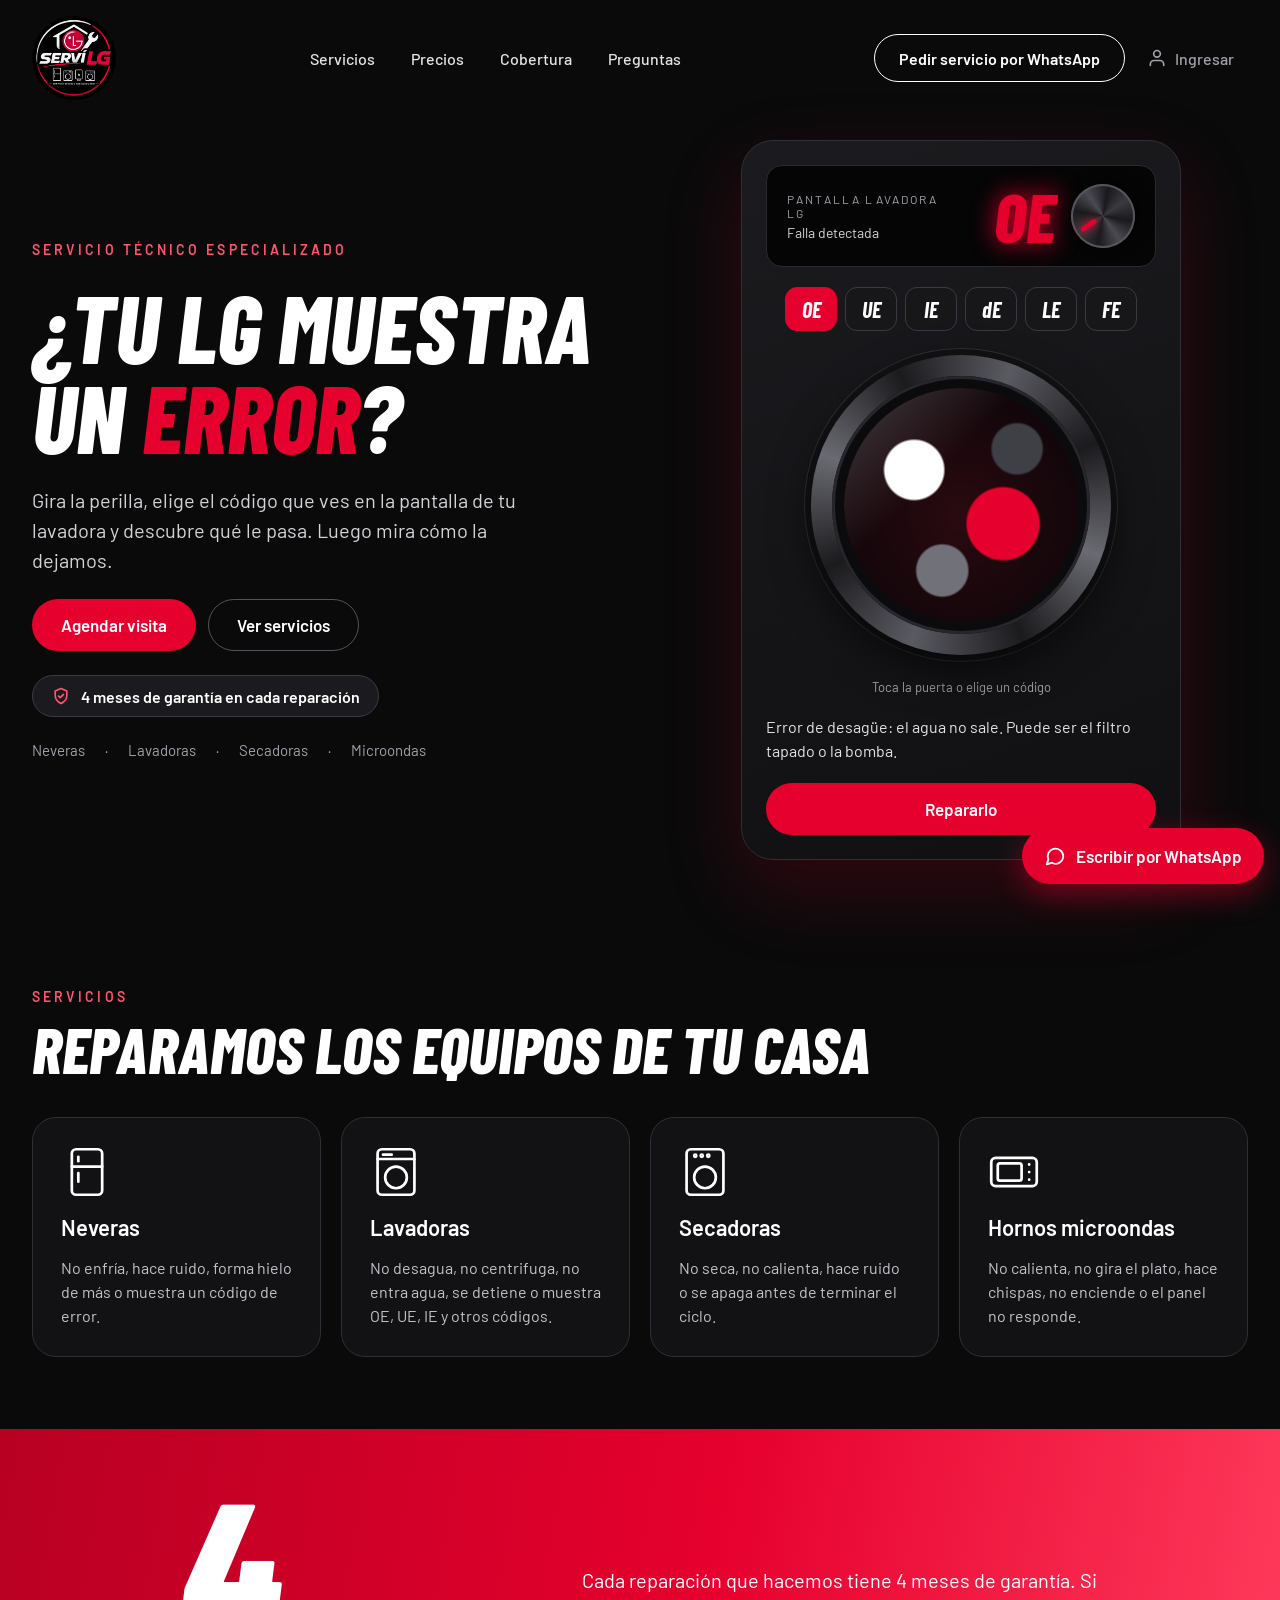
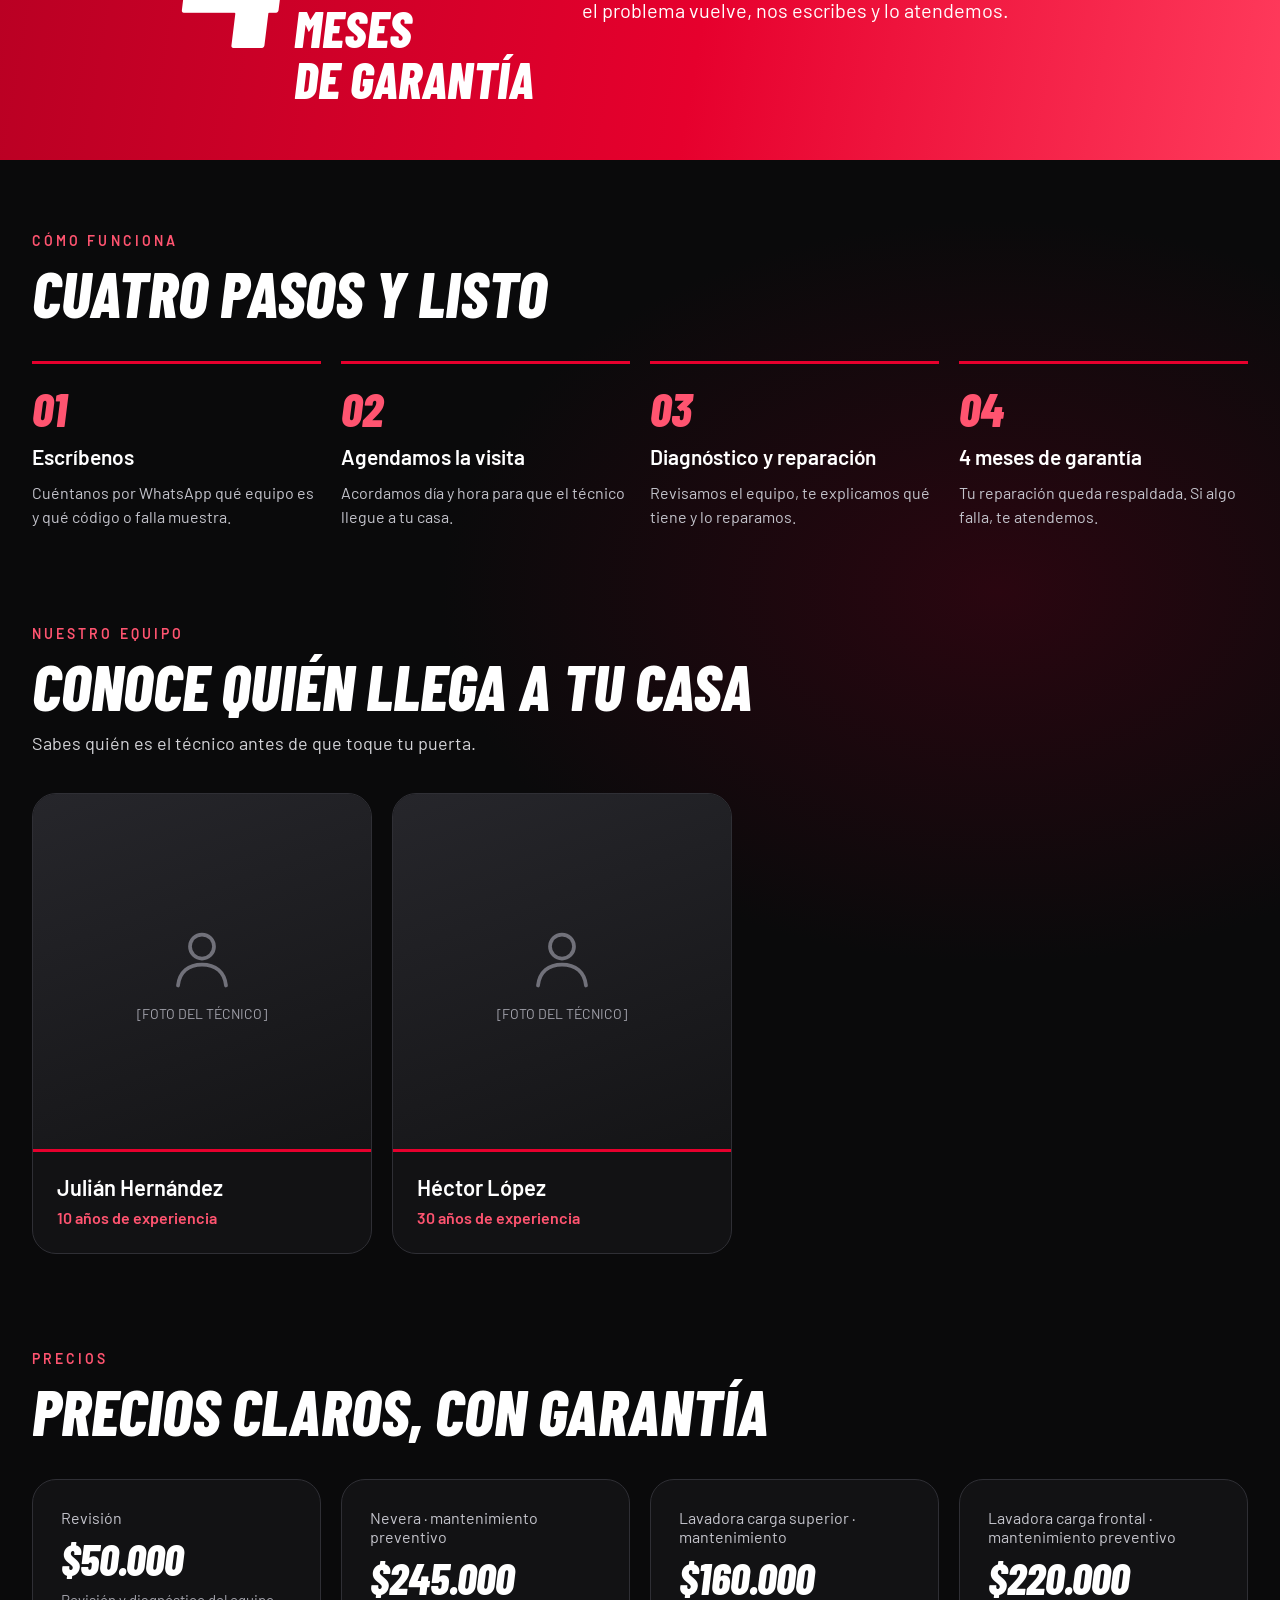
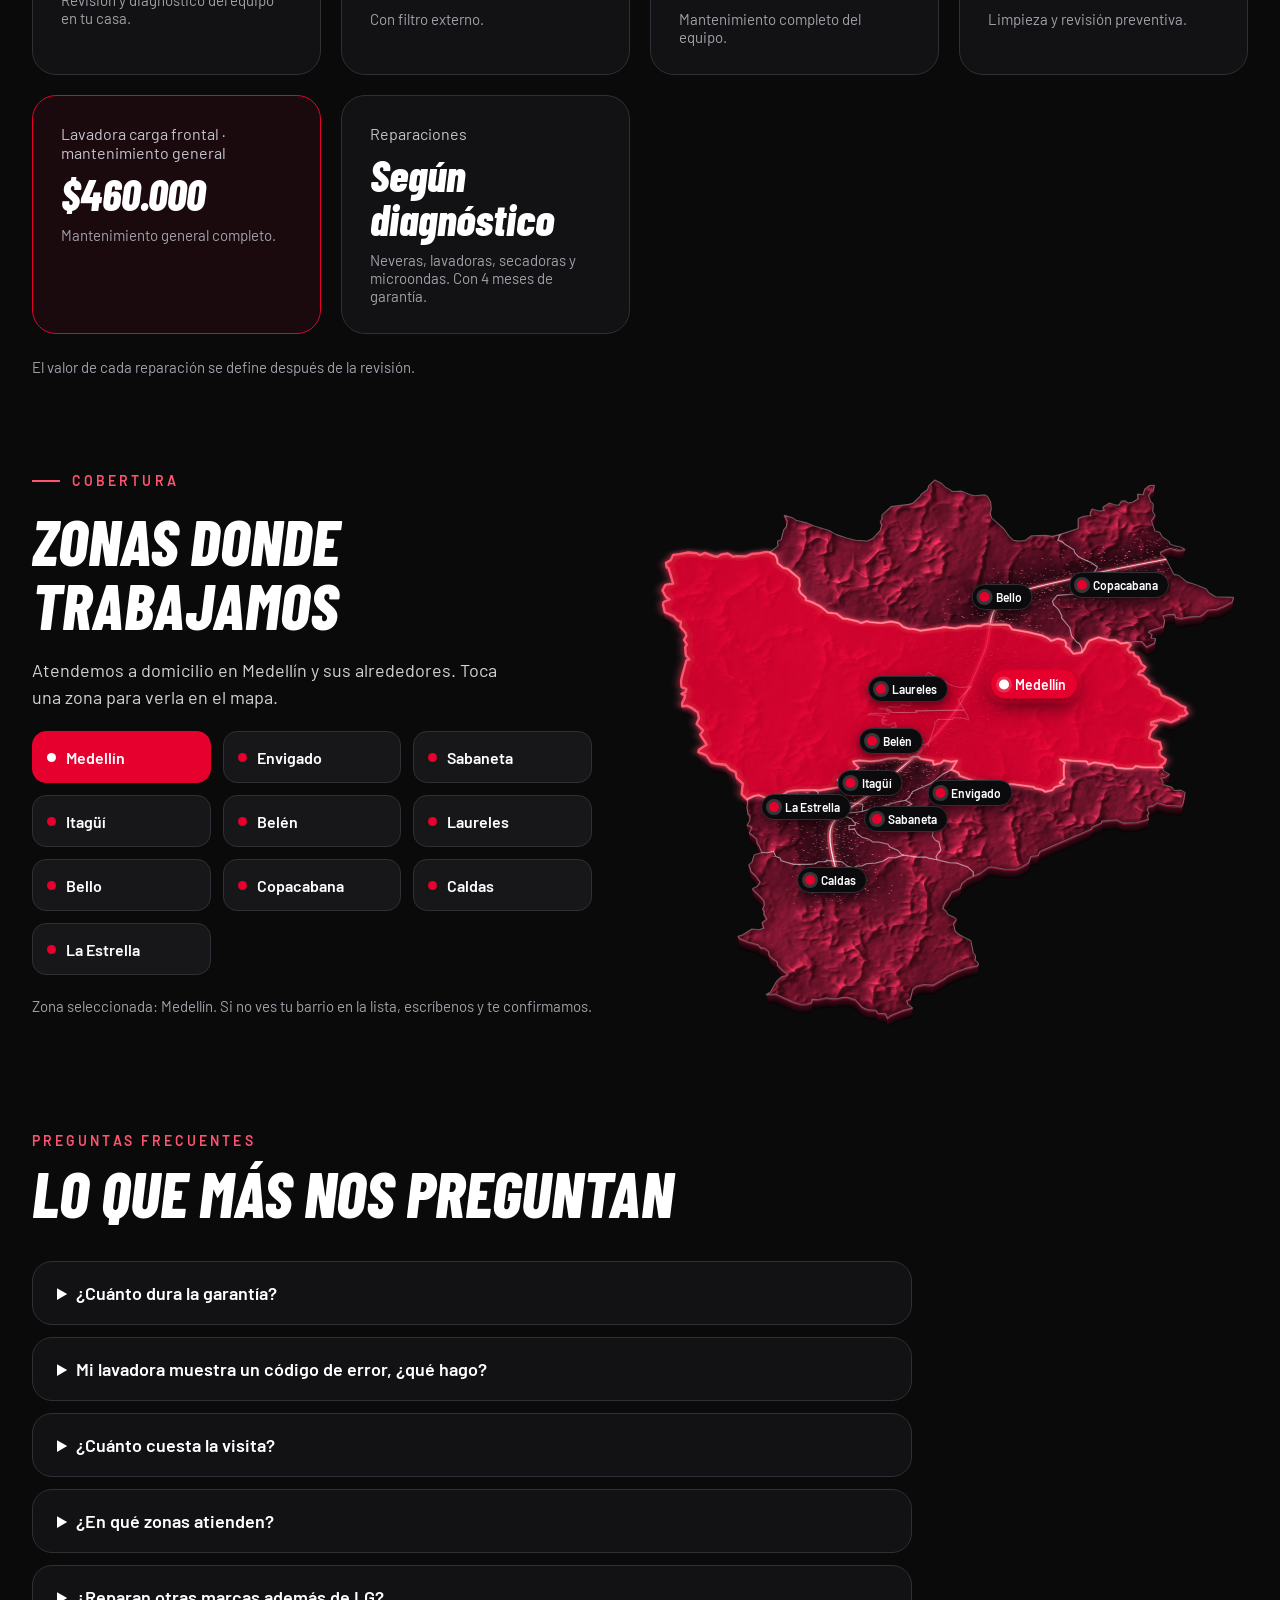
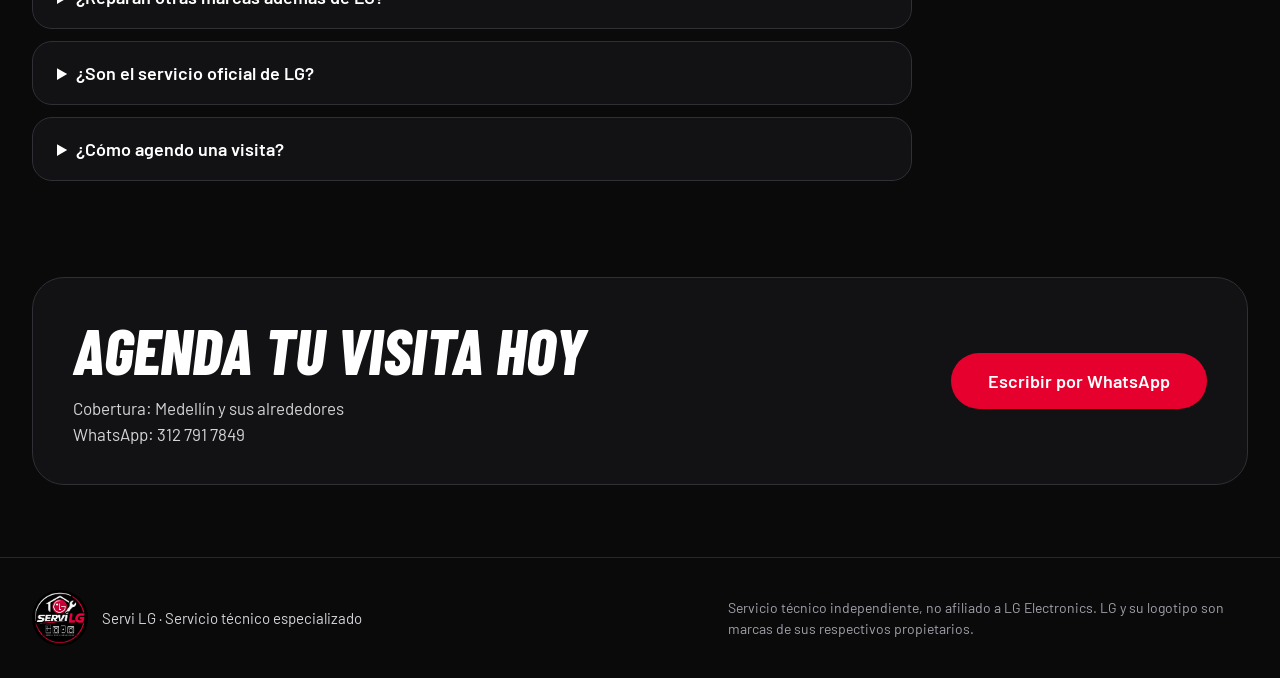
<file: index.html>
<!doctype html>
<html lang="es">
<head>
<meta charset="utf-8">
<meta name="viewport" content="width=device-width, initial-scale=1">
<title>Servi LG · Servicio técnico especializado</title>
<meta name="description" content="Servicio técnico especializado a domicilio en Medellín y el Valle de Aburrá: neveras, lavadoras, secadoras y hornos microondas. 4 meses de garantía.">
<meta name="theme-color" content="#0a0a0b">
<meta property="og:title" content="Servi LG · Servicio técnico especializado">
<meta property="og:description" content="Reparación y mantenimiento a domicilio de neveras, lavadoras, secadoras y microondas. 4 meses de garantía.">
<meta property="og:image" content="assets/logo.jpg">
<link rel="icon" href="assets/logo.jpg">
<link rel="preconnect" href="https://fonts.googleapis.com">
<link rel="preconnect" href="https://fonts.gstatic.com" crossorigin>
<link href="https://fonts.googleapis.com/css2?family=Barlow+Condensed:ital,wght@1,700;1,800&family=Barlow:wght@400;500;600&display=swap" rel="stylesheet">
<link rel="stylesheet" href="styles.css?v=1795147560">
</head>
<body>
<div class="page">

  <header class="wrap topbar">
    <a class="logo-link" href="./" aria-label="Servi LG, ir al inicio"><img class="logo" src="assets/logo.jpg" alt="Servi LG, servicio técnico especializado" width="84" height="84"></a>
    <nav class="nav" aria-label="Principal">
      <a href="#servicios">Servicios</a>
      <a href="#precios">Precios</a>
      <a href="#cobertura">Cobertura</a>
      <a href="#preguntas">Preguntas</a>
    </nav>
    <div class="top-actions">
      <a class="btn btn-outline btn-sm wa-top" data-wa href="#contacto"><span><span class="long">Pedir servicio por </span>WhatsApp</span></a>
      <a class="login-link" href="admin/" aria-label="Ingresar al panel administrativo">
        <svg viewBox="0 0 24 24" width="20" height="20" aria-hidden="true"><path fill="none" stroke="currentColor" stroke-width="2" stroke-linecap="round" stroke-linejoin="round" d="M20 21v-1.5A4.5 4.5 0 0 0 15.5 15h-7A4.5 4.5 0 0 0 4 19.5V21M12 11a4 4 0 1 0 0-8 4 4 0 0 0 0 8z"/></svg>
        <span>Ingresar</span>
      </a>
    </div>
  </header>

  <main>
    <!-- Banner -->
    <section class="wrap hero">
      <div class="hero-copy">
        <div class="eyebrow">Servicio técnico especializado</div>
        <h1>¿Tu LG muestra<br>un <span>error</span>?</h1>
        <p>Gira la perilla, elige el código que ves en la pantalla de tu lavadora y descubre qué le pasa. Luego mira cómo la dejamos.</p>
        <div class="row">
          <a class="btn btn-primary" data-wa href="#contacto">Agendar visita</a>
          <a class="btn btn-ghost" href="#servicios">Ver servicios</a>
        </div>
        <div class="badge">
          <svg width="20" height="20" viewBox="0 0 24 24" fill="none" stroke="#ff5470" stroke-width="2" stroke-linecap="round" stroke-linejoin="round" aria-hidden="true"><path d="M12 3l7 3v5c0 5-3 8-7 10-4-2-7-5-7-10V6l7-3z"/><path d="M9 12l2 2 4-4"/></svg>
          <span>4 meses de garantía en cada reparación</span>
        </div>
        <div class="devices">
          <span>Neveras</span><span aria-hidden="true">·</span><span>Lavadoras</span><span aria-hidden="true">·</span><span>Secadoras</span><span aria-hidden="true">·</span><span>Microondas</span>
        </div>
      </div>

      <div class="washer-col">
        <div class="washer" id="washer">
          <div class="lcd">
            <div class="lcd-info">
              <span class="lcd-label">PANTALLA LAVADORA LG</span>
              <span class="lcd-status" id="status">Falla detectada</span>
            </div>
            <div class="lcd-code" id="code">OE</div>
            <button type="button" class="knob" id="knob" aria-label="Girar la perilla al siguiente código"><span></span></button>
          </div>
          <div class="codes" id="codes"></div>
          <button type="button" class="door" id="door" aria-label="Puerta de la lavadora: cambiar al siguiente código">
            <span class="door-ring"></span>
            <span class="door-glass"><span class="drum"></span><span class="glare"></span></span>
          </button>
          <span class="hint">Toca la puerta o elige un código</span>
          <p class="meaning" id="meaning"></p>
          <button type="button" class="btn btn-primary" id="fix">Repararlo</button>
        </div>
      </div>
    </section>

    <!-- Servicios -->
    <section class="wrap section" id="servicios">
      <div class="section-head">
        <div class="eyebrow">Servicios</div>
        <h2 class="title">Reparamos los equipos de tu casa</h2>
      </div>
      <div class="grid">
        <div class="card">
          <svg viewBox="0 0 48 48" fill="none" stroke="#fff" stroke-width="2.5" stroke-linecap="round" stroke-linejoin="round" aria-hidden="true"><rect x="10" y="3" width="28" height="42" rx="4"/><line x1="10" y1="19" x2="38" y2="19"/><line x1="16" y1="10" x2="16" y2="14"/><line x1="16" y1="25" x2="16" y2="33"/></svg>
          <h3>Neveras</h3>
          <p>No enfría, hace ruido, forma hielo de más o muestra un código de error.</p>
        </div>
        <div class="card">
          <svg viewBox="0 0 48 48" fill="none" stroke="#fff" stroke-width="2.5" stroke-linecap="round" stroke-linejoin="round" aria-hidden="true"><rect x="7" y="3" width="34" height="42" rx="4"/><line x1="7" y1="12" x2="41" y2="12"/><circle cx="24" cy="29" r="10"/><line x1="12" y1="8" x2="20" y2="8"/></svg>
          <h3>Lavadoras</h3>
          <p>No desagua, no centrifuga, no entra agua, se detiene o muestra OE, UE, IE y otros códigos.</p>
        </div>
        <div class="card">
          <svg viewBox="0 0 48 48" fill="none" stroke="#fff" stroke-width="2.5" stroke-linecap="round" stroke-linejoin="round" aria-hidden="true"><rect x="7" y="3" width="34" height="42" rx="4"/><circle cx="15" cy="9" r="1"/><circle cx="21" cy="9" r="1"/><circle cx="27" cy="9" r="1"/><circle cx="24" cy="29" r="10"/></svg>
          <h3>Secadoras</h3>
          <p>No seca, no calienta, hace ruido o se apaga antes de terminar el ciclo.</p>
        </div>
        <div class="card">
          <svg viewBox="0 0 48 48" fill="none" stroke="#fff" stroke-width="2.5" stroke-linecap="round" stroke-linejoin="round" aria-hidden="true"><rect x="3" y="11" width="42" height="26" rx="4"/><rect x="9" y="16" width="22" height="16" rx="2"/><line x1="38" y1="17" x2="38" y2="17.1"/><line x1="38" y1="24" x2="38" y2="24.1"/><line x1="38" y1="31" x2="38" y2="31.1"/></svg>
          <h3>Hornos microondas</h3>
          <p>No calienta, no gira el plato, hace chispas, no enciende o el panel no responde.</p>
        </div>
      </div>
    </section>

    <!-- Garantía -->
    <section class="warranty" id="garantia">
      <div class="warranty-in">
        <div class="big">
          <span class="num">4</span>
          <span class="label">meses<br>de garantía</span>
        </div>
        <p>Cada reparación que hacemos tiene 4 meses de garantía. Si el problema vuelve, nos escribes y lo atendemos.</p>
      </div>
    </section>

    <!-- Cómo funciona -->
    <section class="wrap section">
      <div class="section-head">
        <div class="eyebrow">Cómo funciona</div>
        <h2 class="title">Cuatro pasos y listo</h2>
      </div>
      <div class="grid">
        <div class="step"><span class="n">01</span><h3>Escríbenos</h3><p>Cuéntanos por WhatsApp qué equipo es y qué código o falla muestra.</p></div>
        <div class="step"><span class="n">02</span><h3>Agendamos la visita</h3><p>Acordamos día y hora para que el técnico llegue a tu casa.</p></div>
        <div class="step"><span class="n">03</span><h3>Diagnóstico y reparación</h3><p>Revisamos el equipo, te explicamos qué tiene y lo reparamos.</p></div>
        <div class="step"><span class="n">04</span><h3>4 meses de garantía</h3><p>Tu reparación queda respaldada. Si algo falla, te atendemos.</p></div>
      </div>
    </section>

    <!-- Equipo -->
    <section class="wrap section tight" id="equipo">
      <div class="section-head">
        <div class="eyebrow">Nuestro equipo</div>
        <h2 class="title">Conoce quién llega a tu casa</h2>
        <p class="lead">Sabes quién es el técnico antes de que toque tu puerta.</p>
      </div>
      <div class="grid team">
        <article class="tech">
          <!-- Para poner la foto: cambia este bloque por <img src="assets/julian.jpg" alt="Julián Hernández, técnico"> -->
          <div class="tech-photo">
            <svg viewBox="0 0 48 48" fill="none" stroke="#71717a" stroke-width="2.5" stroke-linecap="round" stroke-linejoin="round" aria-hidden="true"><circle cx="24" cy="17" r="8"/><path d="M8 43c1-9 7-14 16-14s15 5 16 14"/></svg>
            <span>[FOTO DEL TÉCNICO]</span>
          </div>
          <div class="tech-info"><h3>Julián Hernández</h3><span>10 años de experiencia</span></div>
        </article>
        <article class="tech">
          <!-- Para poner la foto: cambia este bloque por <img src="assets/hector.jpg" alt="Héctor López, técnico"> -->
          <div class="tech-photo">
            <svg viewBox="0 0 48 48" fill="none" stroke="#71717a" stroke-width="2.5" stroke-linecap="round" stroke-linejoin="round" aria-hidden="true"><circle cx="24" cy="17" r="8"/><path d="M8 43c1-9 7-14 16-14s15 5 16 14"/></svg>
            <span>[FOTO DEL TÉCNICO]</span>
          </div>
          <div class="tech-info"><h3>Héctor López</h3><span>30 años de experiencia</span></div>
        </article>
      </div>
    </section>

    <!-- Precios -->
    <section class="wrap section tight" id="precios">
      <div class="section-head">
        <div class="eyebrow">Precios</div>
        <h2 class="title">Precios claros, con garantía</h2>
      </div>
      <div class="grid">
        <div class="price-card"><span class="name">Revisión</span><span class="price">$50.000</span><span class="note">Revisión y diagnóstico del equipo en tu casa.</span></div>
        <div class="price-card"><span class="name">Nevera · mantenimiento preventivo</span><span class="price">$245.000</span><span class="note">Con filtro externo.</span></div>
        <div class="price-card"><span class="name">Lavadora carga superior · mantenimiento</span><span class="price">$160.000</span><span class="note">Mantenimiento completo del equipo.</span></div>
        <div class="price-card"><span class="name">Lavadora carga frontal · mantenimiento preventivo</span><span class="price">$220.000</span><span class="note">Limpieza y revisión preventiva.</span></div>
        <div class="price-card hot"><span class="name">Lavadora carga frontal · mantenimiento general</span><span class="price">$460.000</span><span class="note">Mantenimiento general completo.</span></div>
        <div class="price-card"><span class="name">Reparaciones</span><span class="price">Según diagnóstico</span><span class="note">Neveras, lavadoras, secadoras y microondas. Con 4 meses de garantía.</span></div>
      </div>
      <p class="fineprint">El valor de cada reparación se define después de la revisión.</p>
    </section>

    <!-- Cobertura -->
    <section class="wrap section tight" id="cobertura">
      <div class="coverage">
        <div class="coverage-left">
          <div class="eyebrow"><span class="bar"></span>Cobertura</div>
          <h2 class="title">Zonas donde trabajamos</h2>
          <p class="lead">Atendemos a domicilio en Medellín y sus alrededores. Toca una zona para verla en el mapa.</p>
          <div class="zgrid" id="zones"></div>
          <p class="zone-note" id="zone-note"></p>
        </div>
        <div class="map-col">
          <div class="map" id="map">
            <svg viewBox="0 0 1000 940" role="img" aria-label="Mapa en relieve del Valle de Aburrá con las zonas de cobertura">
              <defs>
            <filter id="glow" x="-10%" y="-10%" width="120%" height="120%">
              <feGaussianBlur stdDeviation="7" result="b"/>
              <feMerge><feMergeNode in="b"/><feMergeNode in="SourceGraphic"/></feMerge>
            </filter>
            <path id="d-medellin" vector-effect="non-scaling-stroke" d="M203 244L197 242L187 246L173 248L163 256L148 255L142 257L133 247L122 250L116 257L109 255L95 245L87 252L81 246L67 244L53 249L42 251L38 267L30 275L31 289L34 290L42 338L29 342L24 359L30 378L36 386L26 394L25 402L28 425L43 437L48 448L55 454L54 469L63 488L64 497L60 509L65 523L62 531L63 555L69 568L64 571L57 617L55 634L56 652L64 657L63 666L56 672L62 676L61 685L57 700L57 710L65 708L73 715L83 728L85 747L81 763L92 783L87 796L98 826L85 842L84 849L97 858L105 879L111 883L129 887L137 901L146 909L148 927L158 944L156 976L165 992L176 982L185 979L199 989L223 980L232 969L244 965L256 964L278 964L285 965L319 955L325 950L316 933L324 922L334 914L343 911L351 896L344 884L342 877L352 874L371 877L387 874L400 868L415 866L421 870L436 869L442 862L450 863L455 869L475 875L476 887L488 882L493 874L506 878L515 875L506 902L517 911L520 921L545 937L558 939L562 943L576 950L585 948L598 951L604 945L642 954L646 959L657 963L662 969L674 964L678 955L693 946L686 942L694 928L693 919L693 891L695 881L687 871L707 875L731 877L734 886L744 880L767 887L774 887L780 896L795 899L808 899L813 891L826 895L857 895L854 890L861 881L863 871L853 858L852 845L856 839L853 819L842 813L835 806L838 786L848 768L838 766L839 758L855 750L872 758L885 747L885 741L894 738L899 732L895 722L896 713L887 707L874 690L856 677L851 658L834 643L836 635L825 617L817 614L820 604L825 602L829 591L823 583L817 561L811 557L809 547L802 546L799 537L805 524L798 517L788 520L779 510L769 510L751 501L736 511L732 519L728 535L723 547L709 551L702 536L696 528L697 520L694 510L683 505L672 512L666 503L656 495L635 486L607 477L602 465L595 462L574 463L567 460L559 462L554 467L533 466L513 474L493 470L486 473L454 481L444 476L434 475L425 469L418 458L405 453L389 458L370 455L365 452L355 458L350 453L332 445L325 444L314 429L300 426L287 407L274 395L263 388L263 381L254 366L251 354L253 345L252 323L233 294L225 290L216 276L215 263L212 252Z"/>
            <path id="d-bello" vector-effect="non-scaling-stroke" d="M687 189L674 195L663 192L639 193L628 208L618 209L609 207L602 195L593 172L573 140L570 124L572 112L571 90L566 74L561 69L545 72L536 68L523 58L508 59L495 45L489 34L478 24L468 41L466 53L455 68L453 75L441 95L434 98L405 105L390 130L390 143L387 150L390 159L387 177L375 201L366 209L346 207L331 200L313 189L302 177L276 163L266 155L247 146L241 139L227 131L232 147L231 164L226 176L222 205L216 209L217 223L203 244L212 252L215 263L216 276L225 290L233 294L252 323L253 345L251 354L254 366L263 381L263 388L274 395L287 407L300 426L314 429L325 444L332 445L350 453L355 458L365 452L370 455L389 458L405 453L418 458L425 469L434 475L444 476L454 481L486 473L493 470L513 474L533 466L554 467L559 462L567 460L574 463L595 462L602 465L607 477L635 486L656 495L666 503L672 512L683 505L694 510L697 520L696 528L702 536L709 551L723 547L723 534L719 520L715 516L706 497L703 472L689 441L690 437L684 416L676 402L674 391L682 374L718 369L722 357L729 356L736 341L743 342L739 323L744 316L743 307L749 288L739 275L724 263L717 256L711 244L710 236L695 219L690 211L683 207Z"/>
            <path id="d-copacabana" vector-effect="non-scaling-stroke" d="M976 380L946 378L935 366L930 354L911 340L898 333L885 314L876 309L863 262L854 249L854 243L864 235L871 231L883 238L895 235L889 228L876 223L870 218L869 211L857 196L853 183L845 179L839 147L845 132L841 118L842 97L838 90L834 71L838 60L842 56L844 40L836 41L828 51L825 69L816 67L817 81L808 91L800 94L795 87L789 88L785 100L779 100L769 94L758 107L761 115L752 118L740 112L737 123L738 132L726 134L717 141L717 171L687 189L683 207L690 211L695 219L710 236L711 244L717 256L724 263L739 275L749 288L743 307L744 316L739 323L743 342L736 341L729 356L722 357L718 369L682 374L674 391L676 402L684 416L690 437L689 441L703 472L706 497L715 516L719 520L723 534L723 547L728 535L732 519L736 511L751 501L769 510L779 510L788 520L815 513L823 514L831 530L844 519L846 505L838 503L840 493L834 486L837 481L859 469L861 450L858 436L868 432L878 431L879 441L888 444L903 439L920 437L926 431L933 418L948 416L958 409L973 395Z"/>
            <path id="d-itagui" vector-effect="non-scaling-stroke" d="M506 902L515 875L506 878L493 874L488 882L476 887L475 875L455 869L450 863L442 862L436 869L421 870L415 866L400 868L387 874L371 877L352 874L342 877L344 884L351 896L343 911L334 914L324 922L316 933L325 950L319 955L285 965L278 964L283 970L286 986L296 991L310 993L318 991L321 998L358 1007L357 1029L372 1020L386 1016L414 1000L429 995L435 987L441 968L472 943L490 917Z"/>
            <path id="d-envigado" vector-effect="non-scaling-stroke" d="M857 895L826 895L813 891L808 899L795 899L780 896L774 887L767 887L744 880L734 886L731 877L707 875L687 871L695 881L693 891L693 919L694 928L686 942L693 946L678 955L674 964L662 969L657 963L646 959L642 954L604 945L598 951L585 948L576 950L562 943L558 939L545 937L520 921L517 911L506 902L490 917L472 943L441 968L435 987L429 995L440 1006L432 1013L440 1028L450 1032L459 1047L459 1059L479 1060L478 1081L475 1088L474 1104L479 1116L485 1121L488 1146L480 1165L482 1175L502 1184L514 1185L532 1196L542 1212L542 1224L553 1217L566 1199L572 1196L594 1203L613 1204L623 1196L634 1185L638 1165L650 1162L653 1150L740 1081L739 1077L756 1063L756 1058L781 1054L792 1064L815 1062L834 1052L832 1040L835 1035L832 1023L834 1014L842 1011L849 1002L864 1010L889 1013L892 1002L895 971L888 964L877 965L873 955L858 947L858 937L854 928L863 924L869 916L859 905Z"/>
            <path id="d-sabaneta" vector-effect="non-scaling-stroke" d="M482 1175L480 1165L488 1146L485 1121L479 1116L474 1104L475 1088L478 1081L479 1060L459 1059L459 1047L450 1032L440 1028L432 1013L440 1006L429 995L414 1000L386 1016L372 1020L357 1029L332 1034L326 1042L339 1051L346 1066L345 1071L335 1071L335 1084L344 1082L349 1097L357 1107L368 1113L375 1121L384 1121L400 1128L403 1136L417 1147L422 1158L426 1161L449 1167L463 1167L467 1170Z"/>
            <path id="d-laestrella" vector-effect="non-scaling-stroke" d="M278 964L256 964L244 965L232 969L223 980L199 989L185 979L176 982L165 992L166 997L165 1017L167 1037L170 1040L170 1056L165 1070L173 1076L169 1094L181 1111L182 1125L185 1132L190 1153L199 1154L209 1149L213 1165L220 1170L222 1178L243 1189L269 1189L278 1187L284 1181L297 1181L297 1177L323 1181L333 1195L343 1199L348 1194L356 1194L364 1187L380 1185L392 1179L401 1169L412 1169L426 1161L422 1158L417 1147L403 1136L400 1128L384 1121L375 1121L368 1113L357 1107L349 1097L344 1082L335 1084L335 1071L345 1071L346 1066L339 1051L326 1042L332 1034L357 1029L358 1007L321 998L318 991L310 993L296 991L286 986L283 970Z"/>
            <path id="d-caldas" vector-effect="non-scaling-stroke" d="M426 1161L412 1169L401 1169L392 1179L380 1185L364 1187L356 1194L348 1194L343 1199L333 1195L323 1181L297 1177L297 1181L284 1181L278 1187L269 1189L243 1189L222 1178L220 1170L213 1165L209 1149L199 1154L190 1153L177 1160L173 1183L168 1190L172 1211L180 1225L187 1243L182 1255L174 1263L187 1287L193 1299L194 1313L191 1323L194 1332L193 1338L198 1355L190 1365L193 1382L185 1387L173 1385L157 1403L150 1407L153 1414L167 1424L184 1433L188 1442L193 1442L201 1452L202 1465L207 1474L215 1483L216 1494L225 1511L233 1522L231 1526L222 1530L214 1544L204 1576L197 1583L213 1582L241 1606L254 1613L265 1612L273 1608L273 1598L283 1599L297 1593L311 1597L325 1592L333 1592L346 1600L357 1622L367 1630L380 1631L383 1640L396 1642L399 1655L405 1647L423 1633L441 1624L433 1613L431 1602L437 1597L441 1568L448 1558L460 1553L475 1555L493 1537L500 1527L516 1513L528 1505L549 1496L551 1489L545 1479L546 1466L542 1456L538 1420L530 1413L518 1401L512 1391L509 1369L514 1356L511 1350L500 1341L497 1331L491 1322L495 1304L500 1293L506 1273L520 1262L523 1247L532 1233L542 1224L542 1212L532 1196L514 1185L502 1184L482 1175L467 1170L463 1167L449 1167Z"/>
            <path id="d-laureles" vector-effect="non-scaling-stroke" d="M496 635L493 631L480 621L468 607L465 611L451 669L460 667L458 684L449 684L439 682L437 709L423 705L421 708L419 713L401 711L398 715L385 716L388 718L390 716L393 719L399 719L403 722L406 728L421 729L448 728L446 724L527 721L517 691L539 650L522 653L512 650L502 644Z"/>
            <path id="d-belen" vector-effect="non-scaling-stroke" d="M527 721L446 724L448 728L421 729L406 728L403 722L398 719L397 723L402 728L403 730L401 733L396 732L395 732L395 734L392 732L385 731L382 732L380 730L377 732L373 731L370 733L369 733L366 736L370 735L375 736L380 735L386 738L394 740L395 742L392 742L393 744L390 750L393 752L398 752L389 755L393 760L390 762L391 763L393 763L396 766L402 767L404 766L405 763L408 763L410 759L412 759L412 766L414 768L412 768L414 773L413 774L412 772L410 774L408 772L406 774L408 776L406 778L408 781L407 782L404 781L405 782L403 785L406 788L409 788L410 790L404 796L414 796L417 799L420 797L426 801L429 801L430 804L435 804L436 805L434 804L430 806L428 809L430 812L428 815L432 820L430 821L431 823L416 829L418 830L420 829L421 830L426 829L422 832L421 835L422 836L426 839L426 842L423 843L420 841L414 841L412 843L410 842L409 843L412 843L417 846L419 848L423 850L425 854L427 854L426 853L429 851L433 852L437 863L440 864L443 862L450 862L453 864L453 862L449 856L451 853L450 853L451 852L455 851L451 847L454 847L457 844L455 838L455 828L455 826L459 827L465 823L468 830L467 826L478 769L478 759L480 757L482 752L484 750L508 750L509 744L529 747L531 750L534 751L533 740Z"/>
            <path id="d-river" d="M319 1249C317 1220 297 1122 305 1077C313 1032 344 1016 369 977C394 938 429 890 454 845C479 800 500 760 518 709C536 658 549 595 561 542C573 489 564 429 589 392C614 355 661 344 714 320C767 296 876 261 909 249"/>
            <g id="d-all">
              <use href="#d-medellin"/><use href="#d-bello"/><use href="#d-copacabana"/><use href="#d-itagui"/><use href="#d-envigado"/><use href="#d-sabaneta"/><use href="#d-laestrella"/><use href="#d-caldas"/>
            </g>
            <clipPath id="cp">
              <use href="#d-medellin"/><use href="#d-bello"/><use href="#d-copacabana"/><use href="#d-itagui"/><use href="#d-envigado"/><use href="#d-sabaneta"/><use href="#d-laestrella"/><use href="#d-caldas"/>
            </clipPath>
          </defs>
              <g transform="translate(0 16) scale(1 0.55)"><use href="#d-all" fill="#0b0306"/></g>
              <g transform="translate(0 14) scale(1 0.55)"><use href="#d-all" fill="#150509"/></g>
              <g transform="translate(0 12) scale(1 0.55)"><use href="#d-all" fill="#1e060d"/></g>
              <g transform="translate(0 10) scale(1 0.55)"><use href="#d-all" fill="#270710"/></g>
              <g transform="translate(0 8) scale(1 0.55)"><use href="#d-all" fill="#300812"/></g>
              <g transform="translate(0 6) scale(1 0.55)"><use href="#d-all" fill="#3a0915"/></g>
              <g transform="translate(0 4) scale(1 0.55)"><use href="#d-all" fill="#450a19"/></g>
              <g transform="translate(0 2) scale(1 0.55)"><use href="#d-all" fill="#520b1e" stroke="#8a1230" stroke-width="1"/></g>
              <g transform="scale(1 0.55)">
                <image href="assets/terreno.jpg" x="0" y="0" width="1000" height="1679.7" preserveAspectRatio="none" clip-path="url(#cp)"/>
                <g clip-path="url(#cp)">
                  <use href="#d-river" fill="none" stroke="#ff5470" stroke-opacity="0.55" stroke-width="9" stroke-linecap="round" stroke-linejoin="round" filter="url(#glow)"/>
                  <use href="#d-river" fill="none" stroke="#ffffff" stroke-opacity="0.85" stroke-width="2.2" stroke-linecap="round" stroke-linejoin="round"/>
                </g>
                <use class="zone" data-zone="medellin" href="#d-medellin"/>
                <use class="zone" data-zone="bello" href="#d-bello"/>
                <use class="zone" data-zone="copacabana" href="#d-copacabana"/>
                <use class="zone" data-zone="itagui" href="#d-itagui"/>
                <use class="zone" data-zone="envigado" href="#d-envigado"/>
                <use class="zone" data-zone="sabaneta" href="#d-sabaneta"/>
                <use class="zone" data-zone="laestrella" href="#d-laestrella"/>
                <use class="zone" data-zone="caldas" href="#d-caldas"/>
                <use class="zone sub" data-zone="laureles" href="#d-laureles"/>
                <use class="zone sub" data-zone="belen" href="#d-belen"/>
              </g>
            </svg>
          </div>
        </div>
      </div>
    </section>

    <!-- Preguntas -->
    <section class="wrap section tight" id="preguntas">
      <div class="section-head">
        <div class="eyebrow">Preguntas frecuentes</div>
        <h2 class="title">Lo que más nos preguntan</h2>
      </div>
      <div class="faq">
        <details><summary>¿Cuánto dura la garantía?</summary><p>Cada reparación tiene 4 meses de garantía. Si el problema vuelve en ese tiempo, nos escribes por WhatsApp y lo atendemos.</p></details>
        <details><summary>Mi lavadora muestra un código de error, ¿qué hago?</summary><p>Apaga el equipo y escríbenos con el código (por ejemplo OE, UE o IE) y el modelo. Con eso agendamos la visita y el técnico revisa la causa.</p></details>
        <details><summary>¿Cuánto cuesta la visita?</summary><p>La revisión cuesta $50.000. Los precios de los mantenimientos están en la sección de precios, y el valor de cada reparación se define después de la revisión.</p></details>
        <details><summary>¿En qué zonas atienden?</summary><p>Atendemos en Medellín y sus alrededores. Mira la lista en la sección de cobertura; si no estás seguro de que llegamos a tu barrio, escríbenos y te lo confirmamos.</p></details>
        <details><summary>¿Reparan otras marcas además de LG?</summary><p>[RESPUESTA: solo LG, o también otras marcas].</p></details>
        <details><summary>¿Son el servicio oficial de LG?</summary><p>No. Somos un servicio técnico independiente, especializado en equipos LG y no afiliado a LG Electronics.</p></details>
        <details><summary>¿Cómo agendo una visita?</summary><p>Escríbenos por WhatsApp, cuéntanos qué equipo es y qué falla tiene, y acordamos día y hora.</p></details>
      </div>
    </section>

    <!-- Contacto -->
    <section class="wrap section tight" id="contacto">
      <div class="cta">
        <div class="cta-copy">
          <h2 class="title">Agenda tu visita hoy</h2>
          <div>
            <span>Cobertura: Medellín y sus alrededores</span>
            <span>Horario: <span id="horario">[TU HORARIO]</span></span>
            <span>WhatsApp: <span id="tel">[TU NÚMERO]</span></span>
          </div>
        </div>
        <a class="btn btn-primary btn-lg" data-wa href="#contacto">Escribir por WhatsApp</a>
      </div>
    </section>
  </main>

  <footer class="footer">
    <div class="brand">
      <img src="assets/logo.jpg" alt="" width="56" height="56">
      <span>Servi LG · Servicio técnico especializado</span>
    </div>
    <p>Servicio técnico independiente, no afiliado a LG Electronics. LG y su logotipo son marcas de sus respectivos propietarios.</p>
  </footer>

  <a class="fab" data-wa href="#contacto" aria-label="Escribir por WhatsApp">
    <svg width="22" height="22" viewBox="0 0 24 24" fill="none" stroke="#fff" stroke-width="2" stroke-linecap="round" stroke-linejoin="round" aria-hidden="true"><path d="M21 12a8.5 8.5 0 0 1-12.6 7.4L3 21l1.7-5.2A8.5 8.5 0 1 1 21 12z"/></svg>
    <span>Escribir por WhatsApp</span>
  </a>
</div>
<script src="script.js?v=1795147560"></script>
</body>
</html>
</file>
<file: styles.css>
:root{
  --accent:#E6002D;
  --accent-soft:#ff5470;
  --bg:#0a0a0b;
  --card:#121214;
  --line:#2f2f35;
  --text:#fff;
  --muted:#a1a1aa;
  --body:#d4d4d8;
  --display:'Barlow Condensed',sans-serif;
}
*{box-sizing:border-box}
html{scroll-behavior:smooth}
body{margin:0;background:var(--bg);color:var(--text);font-family:'Barlow',system-ui,sans-serif;-webkit-text-size-adjust:100%}
img{max-width:100%}
a{color:#fff}
button{font-family:inherit}
.page{min-height:100vh;background:radial-gradient(900px 600px at 78% 40%,#2a0610 0%,var(--bg) 62%);overflow-x:clip}
.wrap{width:100%;max-width:1280px;margin:0 auto;padding:0 32px}
.section{padding-top:72px;padding-bottom:72px}
.section.tight{padding-top:24px}

.eyebrow{display:flex;align-items:center;gap:12px;font-size:14px;font-weight:600;letter-spacing:.22em;color:var(--accent-soft);text-transform:uppercase}
.eyebrow .bar{width:28px;height:2px;background:var(--accent-soft)}
.title{margin:0;font-family:var(--display);font-style:italic;font-weight:800;font-size:clamp(36px,5vw,64px);line-height:1;text-transform:uppercase}
.section-head{display:flex;flex-direction:column;gap:12px;margin-bottom:36px}
.lead{margin:0;max-width:620px;font-size:18px;line-height:1.5;color:var(--body)}

.btn{display:inline-flex;align-items:center;justify-content:center;gap:10px;min-height:52px;padding:0 28px;border-radius:999px;font-weight:600;font-size:17px;text-decoration:none;border:1.5px solid transparent;cursor:pointer;color:#fff}
.btn-primary{background:var(--accent)}
.btn-primary:hover{filter:brightness(1.12)}
.btn-outline{border-color:#fff}
.btn-ghost{border-color:#52525b}
.btn-sm{min-height:48px;padding:0 24px;font-size:16px}
.btn:focus-visible,.nav a:focus-visible,button:focus-visible,summary:focus-visible{outline:3px solid #fff;outline-offset:3px}

/* cabecera */
.topbar{display:flex;flex-wrap:wrap;align-items:center;justify-content:space-between;gap:16px;padding-top:16px;padding-bottom:16px}
.logo{width:84px;height:84px;object-fit:contain;border-radius:999px}
.nav{display:flex;flex-wrap:wrap;align-items:center;gap:4px 8px}
.nav a{padding:12px 14px;color:#e4e4e7;font-size:16px;font-weight:500;text-decoration:none}
.nav a:hover{color:#fff}
.top-actions{display:flex;align-items:center;gap:8px}
.login-link{display:inline-flex;align-items:center;gap:8px;min-height:48px;padding:0 14px;border-radius:999px;color:#a1a1aa;font-size:16px;font-weight:500;text-decoration:none}
.login-link:hover{color:#fff;background:#1b1b1f}
.login-link:focus-visible{outline:3px solid #fff;outline-offset:3px}
@media (max-width:560px){.login-link span{display:none}.login-link{padding:0 12px}}

/* banner */
.hero{display:flex;flex-wrap:wrap;align-items:center;justify-content:center;gap:48px;padding-top:24px;padding-bottom:56px}
.hero-copy{flex:1 1 400px;min-width:0;display:flex;flex-direction:column;gap:24px}
.hero h1{margin:0;font-family:var(--display);font-style:italic;font-weight:800;font-size:clamp(48px,7.4vw,104px);line-height:.95;text-transform:uppercase}
.hero h1 span{color:var(--accent)}
.hero-copy>p{margin:0;max-width:520px;font-size:20px;line-height:1.5;color:var(--body)}
.row{display:flex;flex-wrap:wrap;gap:12px}
.badge{display:inline-flex;align-self:flex-start;align-items:center;gap:10px;padding:10px 18px;border-radius:999px;background:#1b1b1f;border:1px solid #3a3a42;font-size:16px;font-weight:600}
.devices{display:flex;flex-wrap:wrap;gap:8px 20px;font-size:15px;color:var(--muted)}

/* lavadora interactiva */
.washer-col{flex:1 1 380px;min-width:0;display:flex;justify-content:center}
.washer{width:100%;max-width:440px;border-radius:32px;border:1px solid var(--line);background:linear-gradient(160deg,#1b1b1f 0%,#101012 100%);padding:24px;display:flex;flex-direction:column;gap:20px;box-shadow:0 30px 80px rgba(230,0,45,.18)}
.lcd{border-radius:16px;background:#050506;border:1px solid #2a2a30;padding:16px 20px;display:flex;align-items:center;justify-content:space-between;gap:16px}
.lcd-info{display:flex;flex-direction:column;gap:4px;min-width:0}
.lcd-label{font-size:12px;letter-spacing:.18em;color:var(--muted)}
.lcd-status{font-size:14px;color:var(--body)}
.lcd-code{font-family:var(--display);font-style:italic;font-weight:800;font-size:68px;line-height:1;min-width:96px;text-align:right;color:var(--accent);text-shadow:0 0 24px var(--accent)}
.washer.is-fixed .lcd-code{color:#fff;text-shadow:0 0 24px rgba(255,255,255,.55)}
.washer:not(.is-fixed) .lcd-code{animation:blink 1.1s steps(2,start) infinite}
@keyframes blink{50%{opacity:.25}}
.knob{position:relative;width:64px;height:64px;flex-shrink:0;border-radius:999px;border:0;padding:0;cursor:pointer;background:conic-gradient(from 0deg,#3a3a40,#1a1a1d,#4a4a52,#1a1a1d,#3a3a40,#1a1a1d,#4a4a52,#1a1a1d,#3a3a40);box-shadow:0 6px 14px rgba(0,0,0,.6),inset 0 0 0 2px #55555d;transition:transform .55s cubic-bezier(.3,1.4,.5,1)}
.knob span{position:absolute;left:50%;top:6px;width:5px;height:18px;margin-left:-2.5px;border-radius:3px;background:var(--accent);box-shadow:0 0 10px var(--accent)}
.codes{display:flex;flex-wrap:wrap;gap:8px;justify-content:center}
.code-btn{min-width:52px;min-height:44px;padding:0 12px;border-radius:12px;cursor:pointer;font-family:var(--display);font-style:italic;font-weight:700;font-size:22px;background:#17171a;color:#fff;border:1.5px solid #3a3a42}
.code-btn[aria-pressed="true"]{background:var(--accent);border-color:var(--accent)}
.door{position:relative;display:block;width:min(300px,100%);aspect-ratio:1/1;margin:4px auto;border-radius:999px;border:0;padding:0;cursor:pointer;background:conic-gradient(from 20deg,#5a5a62,#1b1b1e,#6a6a72,#1b1b1e,#5a5a62,#1b1b1e,#6a6a72,#1b1b1e,#5a5a62);box-shadow:0 16px 40px rgba(0,0,0,.6),0 0 0 6px #121214,0 0 0 7px #2f2f35}
.washer:not(.is-fixed) .door{animation:shake .45s ease-in-out infinite}
@keyframes shake{0%,100%{transform:translateX(0) rotate(0)}25%{transform:translateX(-3px) rotate(-.8deg)}75%{transform:translateX(3px) rotate(.8deg)}}
.door-ring{position:absolute;inset:7%;border-radius:999px;background:#0b0b0d;box-shadow:inset 0 0 0 3px #26262b}
.door-glass{position:absolute;inset:11%;border-radius:999px;overflow:hidden;background:radial-gradient(circle at 50% 55%,#2a0a10 0%,#12060a 70%)}
.washer.is-fixed .door-glass{background:radial-gradient(circle at 50% 55%,#8a1230 0%,#12060a 70%)}
.drum{position:absolute;inset:0;border-radius:999px;background:radial-gradient(circle at 30% 35%,#fff 0 13%,transparent 14%),radial-gradient(circle at 68% 58%,var(--accent) 0 17%,transparent 18%),radial-gradient(circle at 42% 78%,#71717a 0 11%,transparent 12%),radial-gradient(circle at 74% 26%,#3f3f46 0 10%,transparent 11%)}
.washer.is-fixed .drum{animation:spin 2.2s linear infinite}
@keyframes spin{to{transform:rotate(360deg)}}
.glare{position:absolute;inset:0;border-radius:999px;background:linear-gradient(135deg,rgba(255,255,255,.22) 0%,rgba(255,255,255,0) 38%)}
.hint{text-align:center;font-size:13px;color:var(--muted)}
.meaning{margin:0;font-size:16px;line-height:1.5;color:#e4e4e7;min-height:48px}
.washer .btn{width:100%}
.washer .btn.is-fixed{background:#3f3f46}

/* tarjetas */
.grid{display:grid;grid-template-columns:repeat(auto-fit,minmax(240px,1fr));gap:20px}
.grid.team{grid-template-columns:repeat(auto-fit,minmax(240px,340px))}
.card{border-radius:24px;border:1px solid var(--line);background:var(--card);padding:28px;display:flex;flex-direction:column;gap:16px}
.card h3{margin:0;font-size:22px;font-weight:600}
.card p{margin:0;font-size:16px;line-height:1.5;color:#c4c4cc}
.card svg{width:52px;height:52px}

/* garantía */
.warranty{background:linear-gradient(100deg,#b80023 0%,#E6002D 55%,#ff3b5c 100%);padding:56px 32px}
.warranty-in{max-width:1216px;margin:0 auto;display:flex;flex-wrap:wrap;align-items:center;justify-content:center;gap:24px 48px}
.warranty .big{display:flex;align-items:baseline;gap:14px}
.warranty .num{font-family:var(--display);font-style:italic;font-weight:800;font-size:clamp(120px,16vw,208px);line-height:.8}
.warranty .label{font-family:var(--display);font-style:italic;font-weight:800;font-size:clamp(32px,4vw,52px);line-height:1;text-transform:uppercase}
.warranty p{margin:0;flex:1 1 320px;max-width:520px;font-size:20px;line-height:1.5}

/* pasos */
.step{display:flex;flex-direction:column;gap:12px;padding-top:20px;border-top:3px solid var(--accent)}
.step .n{font-family:var(--display);font-style:italic;font-weight:800;font-size:48px;line-height:1;color:var(--accent-soft)}
.step h3{margin:0;font-size:21px;font-weight:600}
.step p{margin:0;font-size:16px;line-height:1.5;color:#c4c4cc}

/* equipo */
.tech{border-radius:24px;border:1px solid var(--line);background:var(--card);overflow:hidden;display:flex;flex-direction:column}
.tech-photo{aspect-ratio:4/4.2;background:linear-gradient(160deg,#26262b 0%,#141416 100%);display:flex;flex-direction:column;align-items:center;justify-content:center;gap:12px;color:var(--muted);font-size:14px}
.tech-photo img{width:100%;height:100%;object-fit:cover;display:block}
.tech-photo svg{width:72px;height:72px}
.tech-info{padding:22px 24px 26px;display:flex;flex-direction:column;gap:8px;border-top:3px solid var(--accent)}
.tech-info h3{margin:0;font-size:22px;font-weight:600}
.tech-info span{font-size:16px;color:var(--accent-soft);font-weight:600}

/* precios */
.price-card{border-radius:24px;border:1px solid var(--line);background:var(--card);padding:28px;display:flex;flex-direction:column;gap:10px}
.price-card.hot{border-color:var(--accent);background:#1a0a0e}
.price-card .name{font-size:16px;color:#c4c4cc}
.price-card .price{font-family:var(--display);font-style:italic;font-weight:800;font-size:44px;line-height:1;overflow-wrap:anywhere}
.price-card .note{font-size:15px;color:var(--muted)}
.fineprint{margin:24px 0 0;font-size:15px;color:var(--muted)}

/* cobertura */
.coverage{display:flex;flex-wrap:wrap;gap:32px 56px;align-items:flex-start}
.coverage-left{flex:1 1 380px;min-width:0;display:flex;flex-direction:column;gap:20px}
.coverage-left p.lead{max-width:480px}
.zgrid{display:grid;grid-template-columns:repeat(3,minmax(0,1fr));gap:12px}
.zbtn{display:flex;align-items:center;gap:10px;min-height:52px;padding:0 14px;border-radius:14px;cursor:pointer;text-align:left;font-size:16px;font-weight:600;background:#17171a;color:#fff;border:1.5px solid var(--line)}
.zbtn i{flex-shrink:0;width:9px;height:9px;border-radius:999px;background:var(--accent)}
.zbtn[aria-pressed="true"]{background:var(--accent);border-color:var(--accent)}
.zbtn[aria-pressed="true"] i{background:#fff}
.zone-note{margin:0;font-size:15px;line-height:1.5;color:var(--muted)}
.map-col{flex:1 1 420px;min-width:0;display:flex;justify-content:center}
.map{position:relative;width:100%;max-width:620px;aspect-ratio:1000/940}
.map svg{position:absolute;inset:0;width:100%;height:100%;overflow:visible}
.zone{fill:rgba(0,0,0,0);stroke:rgba(255,255,255,.3);stroke-width:1.1;stroke-linejoin:round;cursor:pointer;transition:fill .2s}
.zone:hover{fill:rgba(230,0,45,.3)}
.zone.is-selected{fill:rgba(230,0,45,.58);stroke:var(--accent-soft);stroke-width:2.4;filter:url(#glow)}
.zone.sub.is-selected{fill:rgba(230,0,45,.72)}
.zone.is-selected:hover{fill:rgba(230,0,45,.62)}
.zone.is-dim{stroke:rgba(255,255,255,.18)}
.pin{position:absolute;transform:translate(-50%,-50%);z-index:1;padding:6px;margin:0;border:0;background:transparent;cursor:pointer}
.pin.is-selected{z-index:3}
.pin-pill{display:inline-flex;align-items:center;gap:6px;padding:5px 10px 5px 7px;border-radius:999px;font-size:12px;font-weight:600;white-space:nowrap;background:#0b0b0d;color:#fff;border:1.5px solid var(--line);box-shadow:0 4px 12px rgba(0,0,0,.55)}
.pin-pill i{width:10px;height:10px;border-radius:999px;background:var(--accent);box-shadow:0 0 0 3px rgba(255,255,255,.18)}
.pin.is-selected .pin-pill{font-size:14px;background:var(--accent);border-color:var(--accent);box-shadow:0 0 0 5px rgba(230,0,45,.28),0 8px 20px rgba(0,0,0,.6)}
.pin.is-selected .pin-pill i{background:#fff}

/* preguntas */
.faq{display:flex;flex-direction:column;gap:12px;max-width:880px}
.faq details{border-radius:20px;border:1px solid var(--line);background:var(--card);padding:0 24px}
.faq summary{padding:20px 0;font-size:18px;font-weight:600;cursor:pointer}
.faq details p{margin:0 0 20px;font-size:16px;line-height:1.6;color:#c4c4cc}

/* cierre */
.cta{border-radius:32px;border:1px solid var(--line);background:var(--card);padding:40px;display:flex;flex-wrap:wrap;align-items:center;justify-content:space-between;gap:32px}
.cta-copy{flex:1 1 320px;display:flex;flex-direction:column;gap:16px}
.cta-copy div{display:flex;flex-direction:column;gap:6px;font-size:17px;color:var(--body)}
.btn-lg{min-height:56px;padding:0 36px;font-size:18px}
.footer{border-top:1px solid #27272c;padding:32px;display:flex;flex-wrap:wrap;align-items:center;justify-content:space-between;gap:16px}
.footer .brand{display:flex;align-items:center;gap:14px;font-size:15px;color:var(--body)}
.footer img{width:56px;height:56px;object-fit:contain;border-radius:999px}
.footer p{margin:0;max-width:520px;font-size:14px;line-height:1.5;color:var(--muted)}
.fab{display:none;position:fixed;right:16px;bottom:16px;z-index:20;align-items:center;justify-content:center;gap:10px;min-height:56px;padding:0 22px;border-radius:999px;background:var(--accent);color:#fff;font-size:17px;font-weight:600;text-decoration:none;box-shadow:0 10px 30px rgba(230,0,45,.45);opacity:0;transform:translateY(12px);pointer-events:none;transition:opacity .25s,transform .25s}
.fab.show{opacity:1;transform:none;pointer-events:auto}

@media (max-width:640px){
  .wrap{padding-left:20px;padding-right:20px}
  .section{padding-top:56px;padding-bottom:56px}
  .topbar{gap:8px 12px;padding-top:12px;padding-bottom:4px}
  .logo{width:64px;height:64px}
  .topbar .btn{min-height:44px;padding:0 18px;font-size:15px}
  .nav{order:3;width:100%;flex-wrap:nowrap;overflow-x:auto;white-space:nowrap;padding-right:32px;-webkit-mask-image:linear-gradient(90deg,#000 85%,transparent);mask-image:linear-gradient(90deg,#000 85%,transparent)}
  .nav a{padding:10px 12px}

  /* banner: título, lavadora a la vista y luego los botones */
  .hero{flex-direction:column;flex-wrap:nowrap;align-items:stretch;gap:18px;padding-top:12px;padding-bottom:40px}
  .hero-copy{display:contents}
  .hero .eyebrow{order:1;font-size:12px;letter-spacing:.18em}
  .hero h1{order:2;font-size:clamp(40px,13vw,56px)}
  .hero-copy>p{order:3;font-size:17px;line-height:1.45}
  .washer-col{order:4;flex:none}
  .hero .row{order:5}
  .hero .badge{order:6;font-size:15px}
  .hero .devices{order:7}

  .washer{padding:16px;gap:14px;border-radius:24px}
  .lcd{padding:12px 14px;gap:10px}
  .lcd-label{font-size:11px;letter-spacing:.14em}
  .lcd-code{font-size:48px;min-width:56px}
  .door{width:min(230px,72vw);margin:0 auto}
  .hint{display:none}
  .meaning{min-height:0;font-size:15px}
  .washer .btn{min-height:48px}

  .price-card .price{font-size:36px}
  .cta{padding:24px}
  .zgrid{grid-template-columns:repeat(2,minmax(0,1fr))}
  .fab{display:inline-flex;width:56px;padding:0}
  .fab span{display:none}
  .footer{padding-bottom:88px}
}
@media (prefers-reduced-motion:reduce){
  html{scroll-behavior:auto}
  .washer .lcd-code,.washer .door,.washer .drum{animation:none!important}
  .knob{transition:none}
}

/* ===== Ajustes para celular (misma página, solo cambia la distribución) ===== */
@media (max-width:640px){
  /* encabezado en una sola fila + menú completo debajo */
  .topbar{flex-wrap:wrap;gap:6px 8px;padding-top:10px;padding-bottom:0}
  .logo{width:52px;height:52px}
  .wa-top .long{display:none}
  .top-actions{gap:2px}
  .topbar .btn.wa-top{min-height:42px;padding:0 16px;font-size:15px}
  .login-link{min-height:42px;padding:0 10px}
  .nav{justify-content:space-between;padding-right:0;-webkit-mask-image:none;mask-image:none;border-top:1px solid #1f1f23;margin-top:4px}
  .nav a{padding:12px 4px;font-size:15px}

  /* menos espacio vacío entre secciones */
  .section{padding-top:44px;padding-bottom:44px}
  .section-head{margin-bottom:24px}

  /* banner */
  .codes{display:grid;grid-template-columns:repeat(6,minmax(0,1fr));gap:6px}
  .code-btn{min-width:0;padding:0;font-size:19px}
  .hero .row{display:grid;grid-template-columns:1fr 1fr;gap:10px}
  .hero .row .btn{width:100%;padding:0 12px;font-size:16px}
  .hero .devices{font-size:14px}

  /* servicios: ícono al lado del título */
  .card{display:grid;grid-template-columns:44px 1fr;align-items:center;gap:6px 16px;padding:20px}
  .card svg{width:44px;height:44px;grid-row:span 2;align-self:start}
  .card h3{font-size:19px}
  .card p{font-size:15px}
  .grid{gap:12px}

  /* garantía */
  .warranty{padding:40px 20px}

  /* técnicos: tarjeta horizontal */
  .grid.team{grid-template-columns:1fr}
  .tech{flex-direction:row;align-items:stretch;border-radius:20px}
  .tech-photo{width:116px;flex:none;aspect-ratio:auto;min-height:116px;font-size:0;gap:0}
  .tech-photo svg{width:44px;height:44px}
  .tech-info{border-top:0;border-left:3px solid var(--accent);justify-content:center;padding:16px 18px}
  .tech-info h3{font-size:19px}
  .tech-info span{font-size:15px}

  /* precios más compactos */
  .price-card{padding:18px 20px;gap:6px;border-radius:20px}
  .price-card .price{font-size:32px}
  .price-card .name,.price-card .note{font-size:14px}

  /* mapa: solo puntos; el nombre aparece en la zona seleccionada */
  .pin:not(.is-selected) .pin-pill{font-size:0;gap:0;padding:4px}

  /* preguntas */
  details summary{font-size:16px}
}
.logo-link{display:inline-flex;border-radius:999px}
.logo-link:focus-visible{outline:3px solid #fff;outline-offset:3px}

/* Botón de WhatsApp fijo abajo */
.fab{display:inline-flex}
@media (max-width:640px){
  .fab{left:16px;right:16px;bottom:calc(14px + env(safe-area-inset-bottom));width:auto;padding:0 22px}
  .fab span{display:inline}
}
</file>
